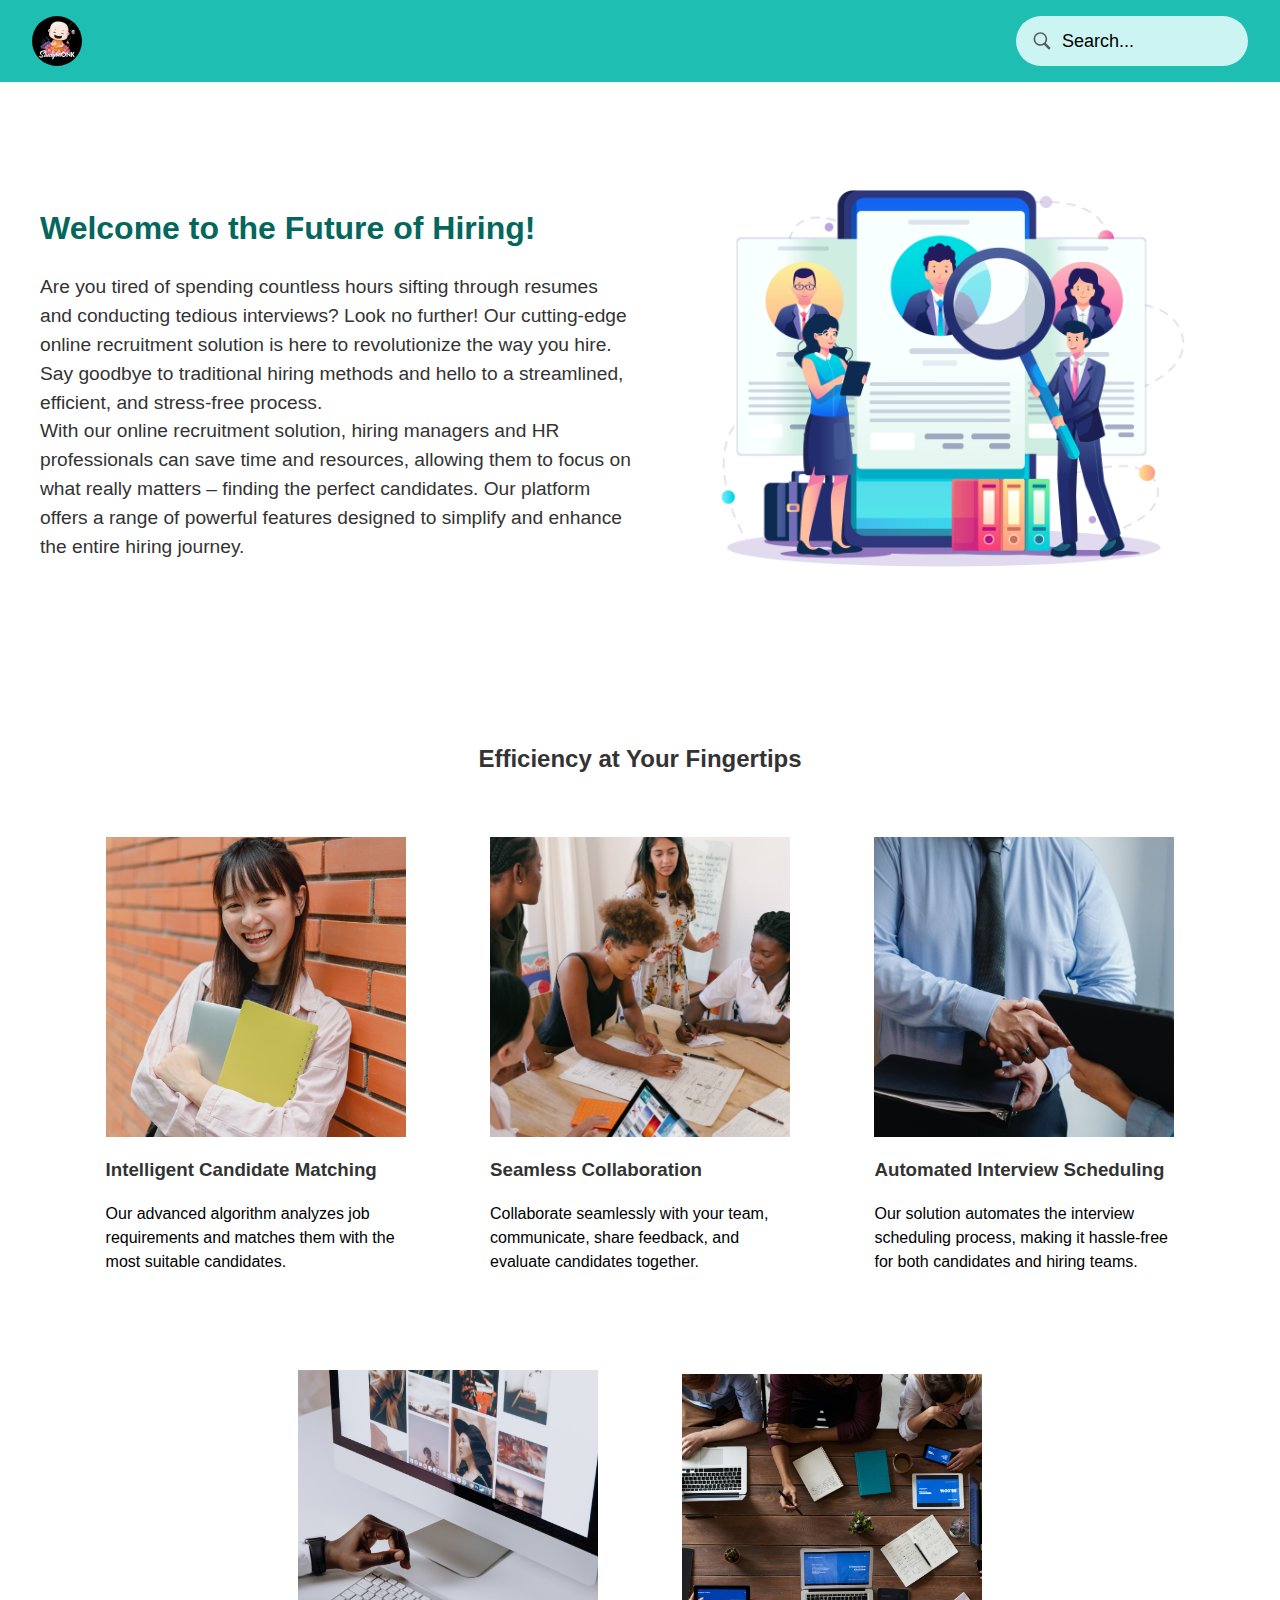
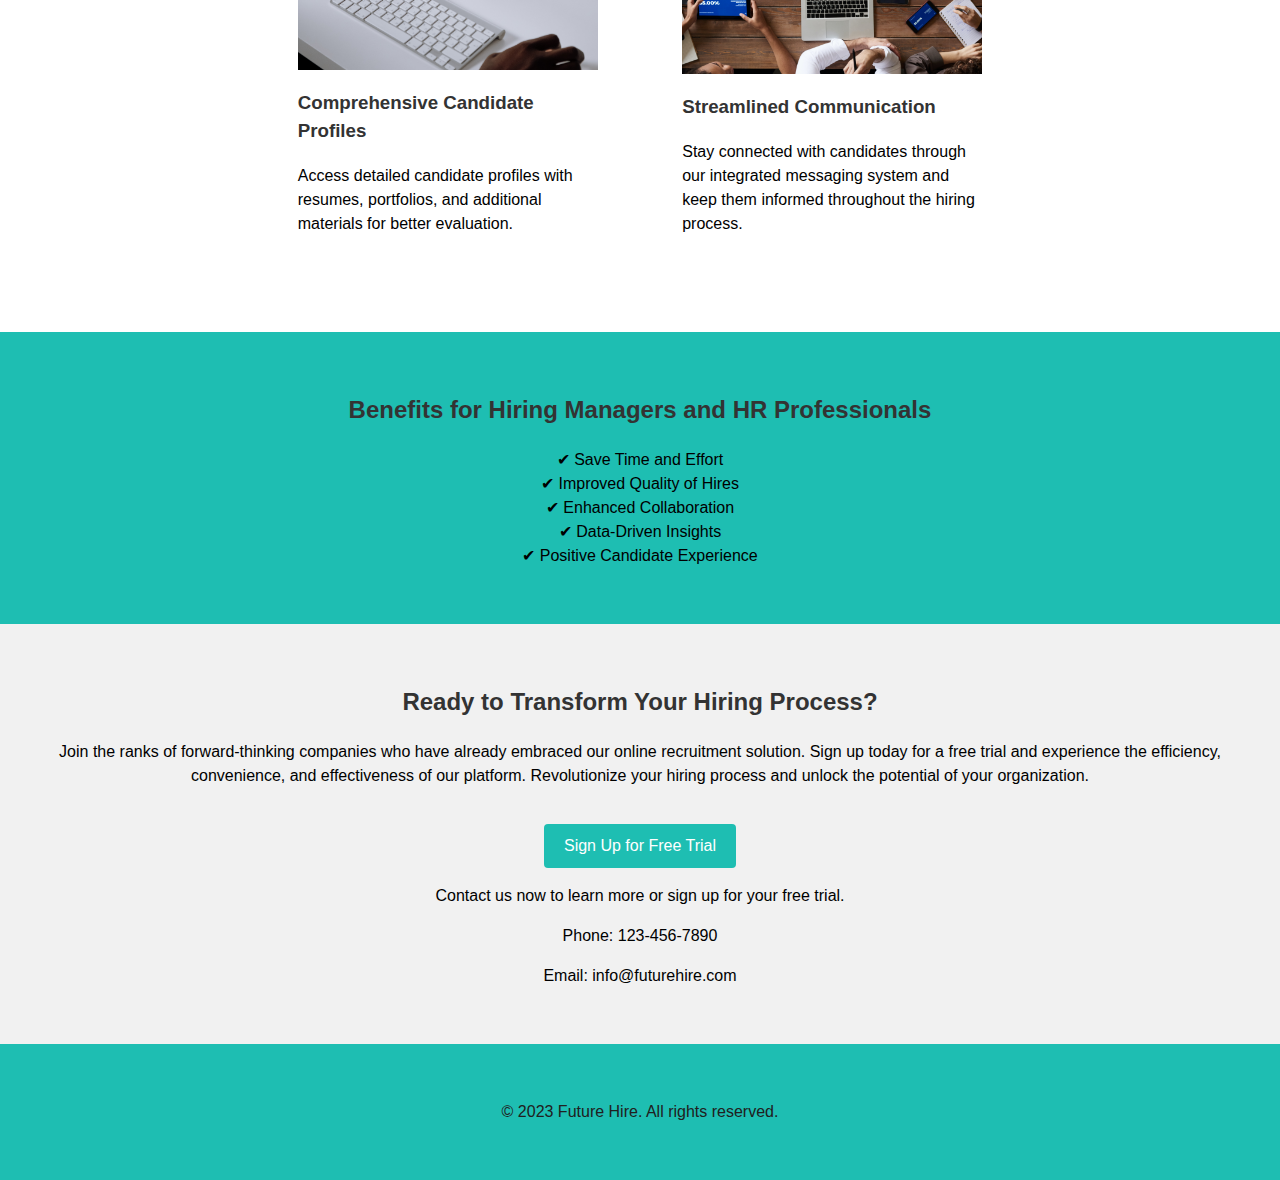
<file: index.html>
<!DOCTYPE html>
<html lang="en">
<head>
    <meta charset="UTF-8">
    <meta name="viewport" content="width=device-width, initial-scale=1.0">
  <title>Future Hire - Online Recruitment Solution</title>
  <link rel="stylesheet" href="style.css">
</head>
<body>
  <nav>
    <div class="logo">
      <img src="./assets/studymonk_img.jpeg" alt="logo">
    </div>
    <div class="searchPage" role="button" onclick="">
      <img src="./assets/search.svg" alt="search" >
      <a href="./SearchPage/searchPage.html">Search...</a>
    </div>
  </nav>
  <header>
    <div class="leftpart">
      <h1>Welcome to the Future of Hiring!</h1>
      <p>Are you tired of spending countless hours sifting through resumes and conducting tedious interviews? Look no further! Our cutting-edge online recruitment solution is here to revolutionize the way you hire. Say goodbye to traditional hiring methods and hello to a streamlined, efficient, and stress-free process. <br> With our online recruitment solution, hiring managers and HR professionals can save time and resources, allowing them to focus on what really matters – finding the perfect candidates. Our platform offers a range of powerful features designed to simplify and enhance the entire hiring journey.</p>
    </div>
    <div class="rightpart">
      <img src="./assets/online_hiring_img.png" alt="hiring-img">
    </div>
  </header>

  <section class="features">
    <h2>Efficiency at Your Fingertips</h2>
    <div class="feature">
      <div class="pictures">
        <img src="./assets/Intelligent_Candidate_Matching_img.jpg" alt="Intelligent Candidate Matching">
      </div>
      <h3>Intelligent Candidate Matching</h3>
      <p>Our advanced algorithm analyzes job requirements and matches them with the most suitable candidates.</p>
    </div>
    <div class="feature">
      <div class="pictures">
        <img src="./assets/Seamless_Collaboration_img.jpg" alt="Seamless Collaboration">
      </div>
            <h3>Seamless Collaboration</h3>
      <p>Collaborate seamlessly with your team, communicate, share feedback, and evaluate candidates together.</p>
    </div>
    <div class="feature">
      <div class="pictures">
        <img src="./assets/Automated_Interview_Scheduling_img.jpg" alt="Automated Interview Scheduling">
      </div>
            <h3>Automated Interview Scheduling</h3>
      <p>Our solution automates the interview scheduling process, making it hassle-free for both candidates and hiring teams.</p>
    </div>
    <div class="feature">
      <div class="pictures">
        <img src="./assets/Comprehensive_Candidate_Profiles_img.jpg" alt="Comprehensive Candidate Profiles">
      </div>
            <h3>Comprehensive Candidate Profiles</h3>
      <p>Access detailed candidate profiles with resumes, portfolios, and additional materials for better evaluation.</p>
    </div>
    <div class="feature">
      <div class="pictures">
        <img src="./assets/Streamlined_Communicatio_img.jpg" alt="Streamlined Communication">
      </div>
            <h3>Streamlined Communication</h3>
      <p>Stay connected with candidates through our integrated messaging system and keep them informed throughout the hiring process.</p>
    </div>
  </section>

  <section class="benefits">
    <h2>Benefits for Hiring Managers and HR Professionals</h2>
    <ul>
      <li>Save Time and Effort</li>
      <li>Improved Quality of Hires</li>
      <li>Enhanced Collaboration</li>
      <li>Data-Driven Insights</li>
      <li>Positive Candidate Experience</li>
    </ul>
  </section>

  <section class="cta">
    <h2>Ready to Transform Your Hiring Process?</h2>
    <p>Join the ranks of forward-thinking companies who have already embraced our online recruitment solution. Sign up today for a free trial and experience the efficiency, convenience, and effectiveness of our platform. Revolutionize your hiring process and unlock the potential of your organization.</p>
    <a href="./LoginPage/loginPage.html" class="btn">Sign Up for Free Trial</a>
    <p>Contact us now to learn more or sign up for your free trial.</p>
    <p>Phone: 123-456-7890</p>
    <p>Email: info@futurehire.com</p>
  </section>

  <footer>
    <p>&copy; 2023 Future Hire. All rights reserved.</p>
  </footer>
</body>
</html>
</file>
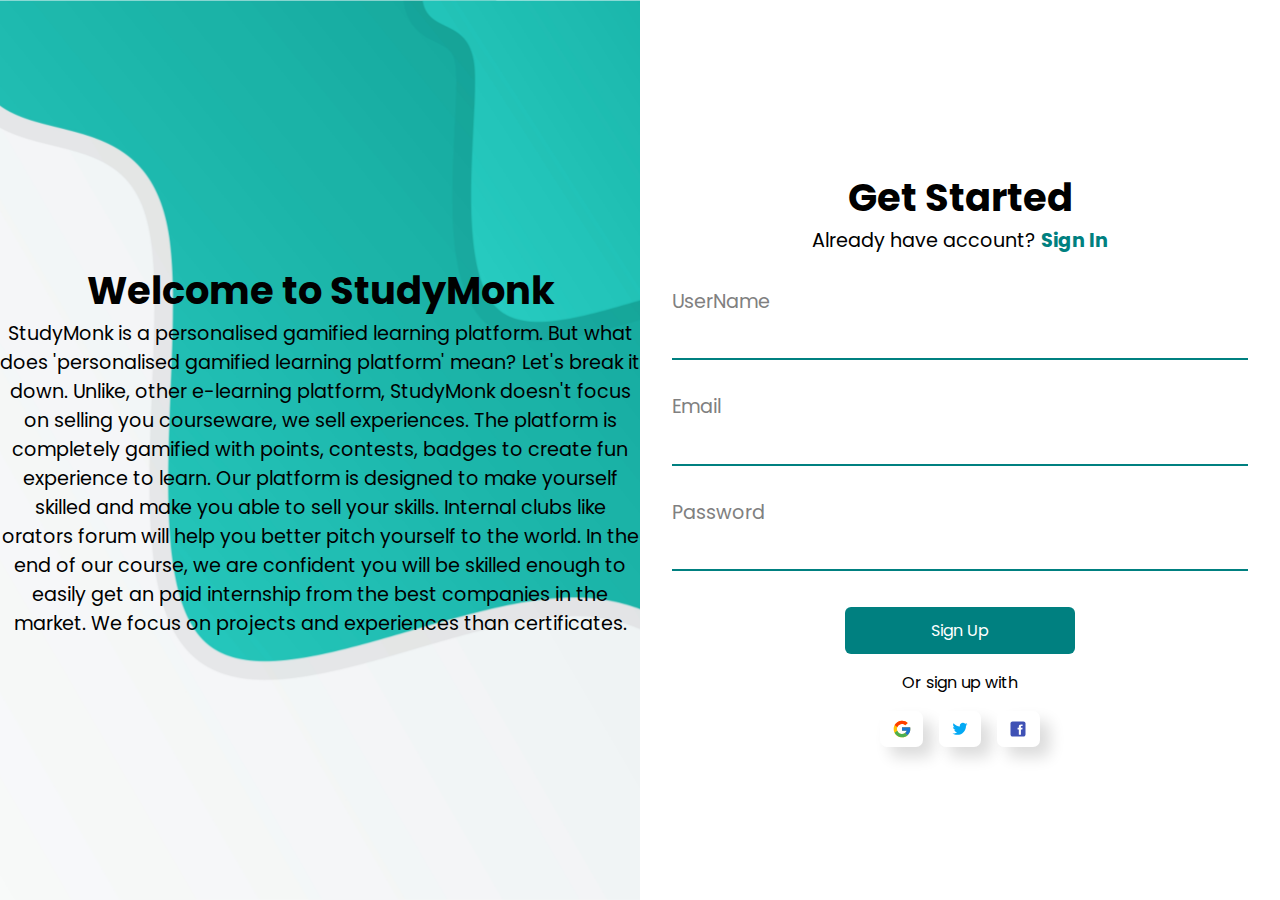
<file: LoginPage/loginPage.html>
<!DOCTYPE html>
<html lang="en">

<head>
  <meta charset="UTF-8" />
  <meta name="viewport" content="width=device-width, initial-scale=1.0" />
  <link rel="stylesheet" href="loginStyle.css" />
  <link rel="preconnect" href="https://fonts.googleapis.com" />
  <link rel="preconnect" href="https://fonts.gstatic.com" crossorigin />
  <link href="https://fonts.googleapis.com/css2?family=Poppins:wght@500&display=swap" rel="stylesheet" />
  <title>LoginPage</title>
</head>

<body>
  <div class="signUpPage">
    <div class="greenImage">
      <div class="greenContent">
        <h1>Welcome to StudyMonk</h1>
        <p>
          StudyMonk is a personalised gamified learning platform. But what does 'personalised gamified learning
          platform' mean? Let's break it down. Unlike, other e-learning platform, StudyMonk doesn't focus on selling you
          courseware, we sell experiences. The platform is completely gamified with points, contests, badges to create
          fun experience to learn. Our platform is designed to make yourself skilled and make you able to sell your
          skills. Internal clubs like orators forum will help you better pitch yourself to the world. In the end of our
          course, we are confident you will be skilled enough to easily get an paid internship from the best companies
          in the market. We focus on projects and experiences than certificates.
        </p>
        
      </div>
    </div>

    <div class="signUp">
      <div class="signup__content">
        <div class="getStarted">
          <h1>Get Started</h1>
          <p>
            Already have account?
            <span style="color: teal; font-weight: bold">Sign In</span>
          </p>
        </div>
        <form>
          <div class="formContainer">
            <div class="userName">
              <label for="uname">UserName</label>
              <input type="text" name="uname" id="nameText" required />
            </div>
            <div class="email">
              <label for="email">Email</label>
              <input type="email" name="email" id="emailId" required />
            </div>
            <div class="password">
              <label for="password">Password</label>
              <input type="password" id="password" required />
            </div>
            <a class="signup__btn">Sign Up</a>
          </div>
        </form>
        <div class="logoSite">
          <p class="sign_up">Or sign up with</p>
          <div class="logos">
            <a href="https://www.google.com" target="_blank" rel="noreferrer"><img src="../assets/google.svg"
                alt="google" /></a>
            <a href="https://www.twitter.com" target="_blank" rel="noreferrer"><img src="../assets/twitter.svg"
                alt="twitter" /></a>
            <a href="https://www.facebook.com" target="_blank" rel="noreferrer"><img src="../assets/facebook.svg"
                alt="facebook" /></a>
          </div>
        </div>
      </div>
    </div>
  </div>
</body>

</html>
</file>
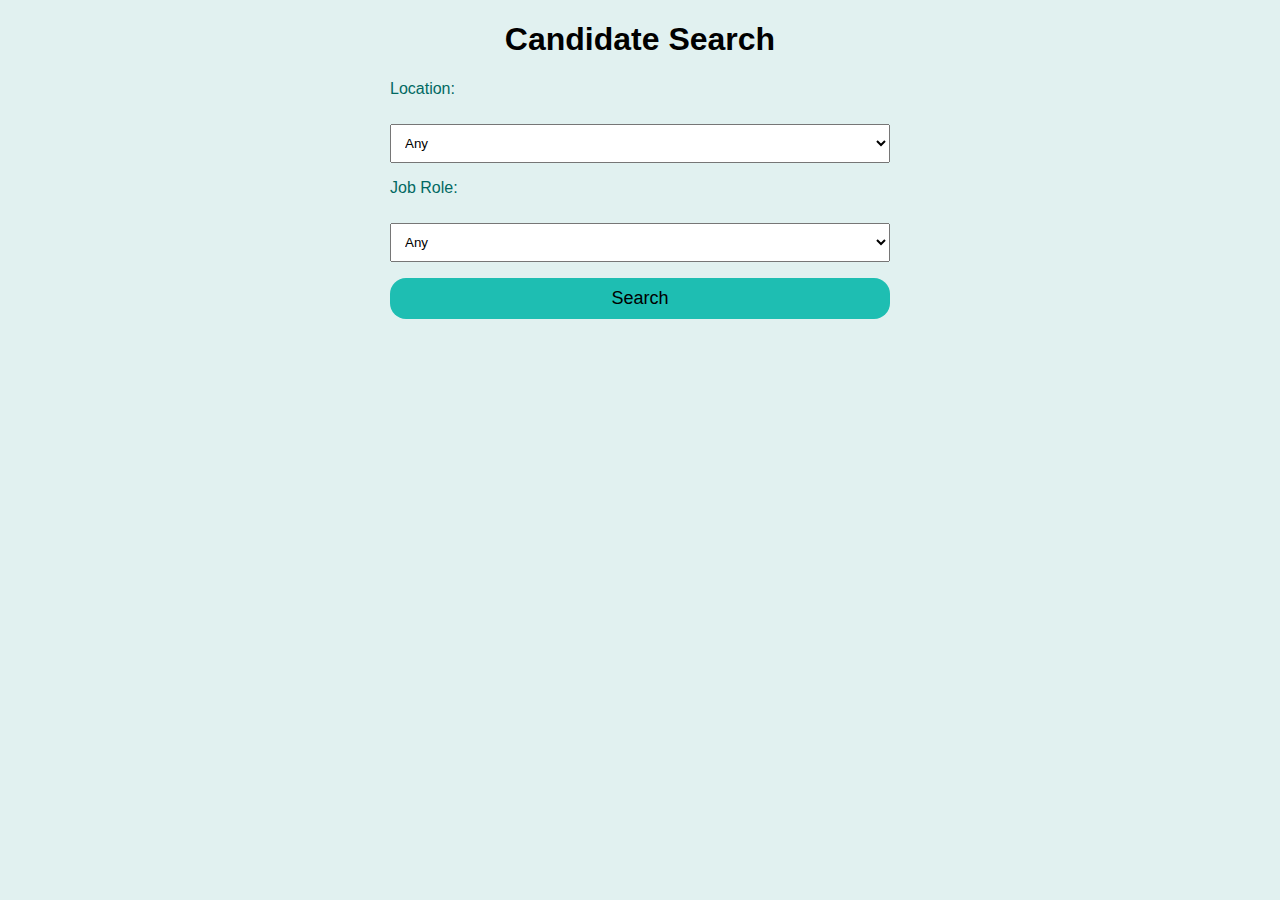
<file: SearchPage/searchPage.html>
<!DOCTYPE html>
<html lang="en">
<head>
    <meta charset="UTF-8">
    <meta name="viewport" content="width=device-width, initial-scale=1.0">
  <title>Candidate Search</title>
  <link rel="stylesheet" href="searchStyle.css">

</head>
<body>
  <div class="searchpage_container">
    <h1>Candidate Search</h1>

    <form id="search-form">
      <label for="location">Location:</label>
      <select id="location">
        <option value="">Any</option>
        <option value="New York">New York</option>
        <option value="San Francisco">San Francisco</option>
        <option value="London">London</option>
        <option value="Berlin">Berlin</option>
      </select>
  
      <label for="role">Job Role:</label>
      <select id="role">
        <option value="">Any</option>
        <option value="Developer">Developer</option>
        <option value="Designer">Designer</option>
        <option value="Project Manager">Project Manager</option>
        <option value="Data Analyst">Data Analyst</option>
      </select>
  
      <input type="submit" value="Search">
    </form>
  
    <div class="candidates" id="candidates-list">
      <!-- Fetched candidates will be displayed here -->
    </div>
  </div>
  
  <script src="searchScript.js"></script>
</body>
</html>
</file>
<file: style.css>
body {
    font-family: Arial, sans-serif;
    margin: 0;
    padding: 0;
    line-height: 1.5;
  }
  nav{
    display: flex;
    flex-direction: row;
    justify-content: space-between;
    padding:1rem 2rem;
    background-color: rgb(30, 190, 178);
  }
  nav .logo{
    width: 50px;
    height: 50px;
  }
  nav .logo img{
    width: 100%;
    height: 100%;
    border-radius: 50%;
    object-fit: cover;
  }
  nav .searchPage{
    width: 200px;
    background-color: rgba(223, 250, 248, 0.9) ;
    border-radius: 1.6rem;
    display: flex;
    padding: 0 1rem;
    flex-direction: row;
    align-items: center;
    gap:10px;
  }
  nav .searchPage a{
    text-decoration: none;
    font-size: large;
    color:black
  }
  header{
    padding:0 40px;
    display: flex;
    flex-direction: row;
    align-items: center;
    gap:1rem;
  }
  header .leftpart, .rightpart{
    flex:50%;
  }
  header .leftpart h1{
    color: rgb(3, 103, 94);
  }
  header .leftpart p{
    font-size: larger;
    color: #333
  }
  header .rightpart img{
    width: 100%;
    height: 100%;
    object-fit: cover;
  }
  section, footer{
    padding: 40px;
    text-align: center;
    background-color: rgb(30, 190, 178);
  }
  
  h1, h2, h3 {
    color: #333;
  }
  
  .features {
    background-color: #fff;
  }
  
  .feature {
    display: inline-block;
    width: 300px;
    padding: 20px;
    margin: 20px;
    text-align: left;
  }
  .feature .pictures{
    width: 300px;
    height: 300px;
    overflow: hidden;
  }
  .feature .pictures img {
    width: 100%;
    height: 100%;
    object-fit: cover;
    cursor:pointer;
    
  }
  .feature .pictures img:hover{
    transform: scale(1.1);
    transition-duration: 500ms;
  }
  
  .benefits ul {
    list-style: none;
    padding: 0;
  }
  
  .benefits ul li:before {
    content: "✔ ";
  }
  
  .cta {
    background-color: #f1f1f1;
  }
  
  .btn {
    display: inline-block;
    margin-top: 20px;
    padding: 10px 20px;
    background-color: rgb(30, 190, 178);
    color: #fff;
    text-decoration: none;
    border-radius: 4px;
  }
  
  footer {
    color: #202020;
  }
  @media screen and (max-width:1150px){
    header{
      padding:40px;
      display: flex;
      flex-direction: column;
    }
  }
</file>
<file: LoginPage/loginStyle.css>
*{
    margin:0;
    padding:0;
    box-sizing: border-box;
    font-family: 'Poppins', sans-serif;
}
.signUpPage{
    display:flex;
    height: 100vh;
    flex-direction: row;
}
.greenImage{
    display: flex;
    flex:50%;
    background-image: url("../assets/wave_pic.jpg");
    background-position: center;
    background-repeat: no-repeat;
    background-size: cover;
    text-align: center;
    align-items: center;
    justify-content: center;
}
.signUp{
    flex:50%;
    display: flex;
    flex-direction: column;
    justify-content: center;
}
.signup__content{
    display: flex;
    flex-direction: column;
    align-items: center;
    justify-content: center;
    padding: 0 2rem;
}
.getStarted{
    text-align: center;
    padding: 1rem;
    font-size: larger;
}
form{
    width: 100%;
}
.formContainer{
    display: flex;
    flex-direction: column;
}
.logoSite{
    display: flex;
    flex-direction: column;
    margin-top: 1rem;
    gap:1rem;
    text-align: center;
}
.logoSite .logos{
    display: flex;
    gap:1rem;
}
.logos a{
    display: flex;
    align-items: center;
    justify-content: center;
    background-color: white;
    border-radius: 7px;
    opacity: 8;
    padding: 0.5rem 0.7rem;
    cursor: pointer;
    box-shadow: 10px 10px 15px gainsboro;
    z-index:1;

}

.userName, .email, .password{
    display: block;
    padding:1rem 0;
}
label{
    color:gray;
    font-size: larger;
}
#nameText, #emailId, #password{
    width:100%;
  background: none;
  border:none;
  border-bottom: 2px solid teal;
  outline: none;  
  padding:0.7rem 0;
  
} 
form .signup__btn{
    width: 40%;
    margin: auto;
    text-align: center;
    margin-top: 20px;
    /* padding: 10px 20px; */
    padding:0.7rem 1rem;
    background-color: teal;
    color: #fff;
    text-decoration: none;
    border-radius: 6px;
}
.greenContent{
    padding:1rem 0;
    font-size: larger;
}

@media screen and (max-width: 800px){
    .signUpPage{
        display:flex;
        flex-direction: column;
    } 
    
}
</file>
<file: SearchPage/searchStyle.css>
body {
    font-family: Arial, sans-serif;
    background-color: rgb(225, 241, 240);

  }

  h1 {
    text-align: center;
  }

  form {
    margin: 20px auto;
    max-width: 500px;
    display: flex;
    flex-wrap: wrap;
    justify-content: center;
    gap:1rem
  }

  label {
    display: block;
    width: 100%;
    margin-bottom: 10px;
    color:rgb(1, 105, 98);
  }

  select, input[type="submit"] {
    padding: 10px;
    width: 100%;
    
  }
  input[type="submit"]{
    background-color: rgb(30, 190, 178);
    border-radius: 1rem;
    font-size: large;
    border:none;
    outline:none;
  }
  .candidates {
    max-width: 800px;
    margin: 20px auto;
   
  }

  .candidate {
    display: flex;
    align-items: center;
    padding: 10px;
    margin-bottom: 10px;
    border:2px solid rgb(1, 105, 98);
   box-shadow: 10px 10px 15px gainsboro;
   border-radius: 10px;
  }

  .candidate img {
    width: 70px;
    height: 70px;
    border-radius: 50%;
    object-fit: cover;
    margin-right: 10px;
  }

  .candidate-details {
    flex-grow: 1;
  }
</file>
